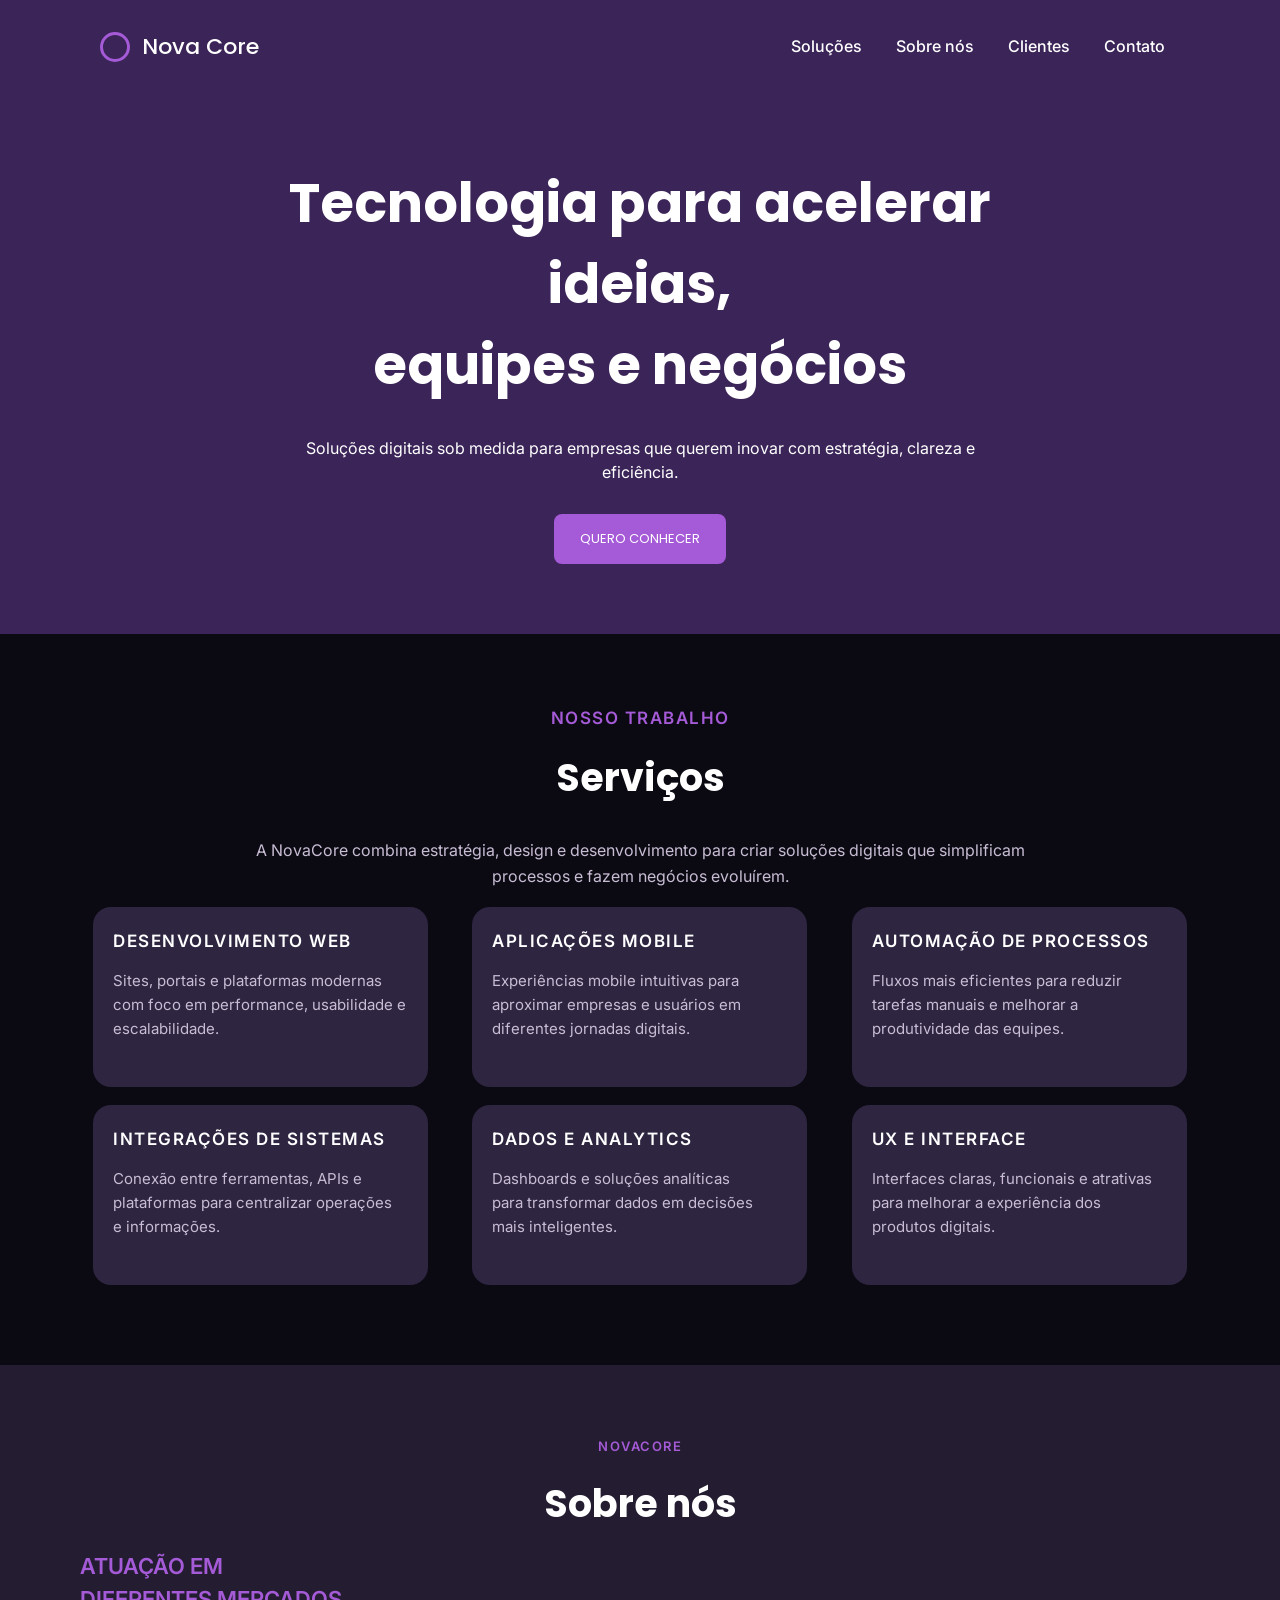
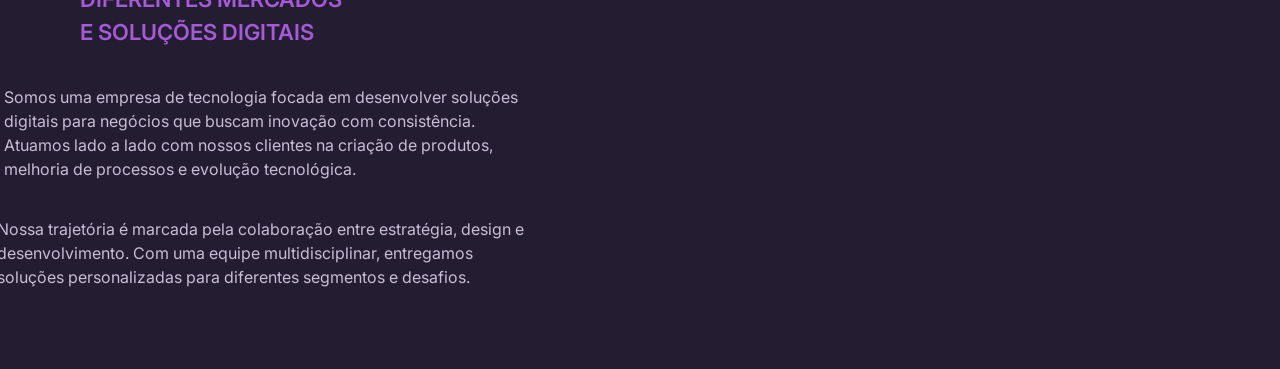
<file: exercicio1/index.html>
<!DOCTYPE html>
<html lang="pt-bt">
<head>
    <meta charset="UTF-8">
    <meta name="viewport" content="width=device-width, initial-scale=1.0">
    <link rel="stylesheet" href="reset.css">
    <link rel="stylesheet" href="style.css">
    <title>Exercício 1 - Front End</title>
</head>
<body>
   <header id="header">
            <div id="marca">
                <div id="circulo"></div>
                <h1>Nova Core</h1>
            </div>
            <nav>
                <a href="#servicos">Soluções</a>
                <a href="#sobre">Sobre nós</a>
                <a href="#clientes">Clientes</a>
                <a href="#contato">Contato</a>
            </nav>
   </header>

   <main>
        <div id="pag-inicial">
                <h1>Tecnologia para acelerar<br> ideias,<br> equipes e negócios</h1>
                <h2>Soluções digitais sob medida para empresas que querem inovar com estratégia, clareza e <br>eficiência.</h2>
                <button>Quero conhecer</button>
        </div>

        <div id="servicos">
            <h2>Nosso trabalho</h2>
            <h1>Serviços</h1>
            <p id="text">A NovaCore combina estratégia, design e desenvolvimento para criar soluções digitais que simplificam processos e fazem negócios evoluírem.</p>

            <div class="box">
                <h2>Desenvolvimento web</h2>
                    <p>Sites, portais e plataformas modernas com foco em performance, usabilidade e escalabilidade.</p>
            </div>

            <div class="box">
                <h2>Aplicações mobile</h2>
                    <p>Experiências mobile intuitivas para aproximar empresas e usuários em diferentes jornadas digitais.</p>
            </div>

            <div class="box">
                <h2>Automação de processos</h2>
                    <p>Fluxos mais eficientes para reduzir tarefas manuais e melhorar a produtividade das equipes.</p>
            </div>

            <div class="box">
                <h2>Integrações de sistemas</h2>
                    <p>Conexão entre ferramentas, APIs e plataformas para centralizar operações e informações.</p>
            </div>

            <div class="box">
                <h2>Dados e analytics</h2>
                    <p>Dashboards e soluções analíticas para transformar dados em decisões mais inteligentes.</p>
            </div>

            <div class="box">
                <h2>UX e interface</h2>
                    <p>Interfaces claras, funcionais e atrativas para melhorar a experiência dos produtos digitais.</p>
            </div>
        </div>

        <div id="sobre">
            <h3>NovaCore</h3>
            <h1>Sobre nós</h1>

            <h2>ATUAÇÃO EM DIFERENTES MERCADOS E SOLUÇÕES DIGITAIS</h2>
            <p id="text1">Somos uma empresa de tecnologia focada em desenvolver soluções<br>digitais para negócios que buscam inovação com consistência.<br>Atuamos lado a lado com nossos clientes na criação de produtos,<br> melhoria de processos e evolução tecnológica.</p>
            <p id="text2">Nossa trajetória é marcada pela colaboração entre estratégia, design e<br>desenvolvimento. Com uma equipe multidisciplinar, entregamos<br> soluções personalizadas para diferentes segmentos e desafios.</p>
        </div>
    </main>
</body>
</html>
</file>
<file: exercicio1/style.css>
/* Aula dia 15/9 */

@import url('https://fonts.googleapis.com/css2?family=Poppins:ital,wght@0,100;0,200;0,300;0,400;0,500;0,600;0,700;0,800;0,900;1,100;1,200;1,300;1,400;1,500;1,600;1,700;1,800;1,900&display=swap');
@import url('https://fonts.googleapis.com/css2?family=Inter:ital,opsz,wght@0,14..32,100..900;1,14..32,100..900&family=Poppins:ital,wght@0,100;0,200;0,300;0,400;0,500;0,600;0,700;0,800;0,900;1,100;1,200;1,300;1,400;1,500;1,600;1,700;1,800;1,900&display=swap');

:root{
    --cor-principal: #3B2458;
    --cor-secundaria: #0B0A12;
    --font-titulo: 'Poppins', 'Arial';
    --font-corpo: 'Inter', 'Arial';
    --color-terciaria: #A55AD7;
    --color-texto: white;
    --color-texto-secundario: #C8BDD4;
    --color-box: #2E2540;
    --color-sobre: #241D31;
}

#header {
    display: flex;
    padding: 30px 100px;
    justify-content: space-between;
    align-items: center;
    background-color: var(--cor-principal);

    #circulo {
        border: solid 3px var(--color-terciaria);
        border-radius: 50%;
        width: 30px;
        height: 30px;
    }

    #marca {
        display: flex;
        align-items: center;
        gap: 12px;

        h1 {
                font-weight: 500;
                font-size: 22px;
            }
    }

    h1 {
        font-family: var(--font-titulo);
        font-weight: 700;
        color: var(--color-texto);
    }

    nav a {
        text-decoration: none;
        color: var(--color-texto);
        font-family: var(--font-corpo);
        font-weight: 500;
        padding: 15px;
    }
}

#pag-inicial {
    display: flex;
    flex-direction: column;
    align-items: center;
    justify-content: center;
    text-align: center;
    padding: 70px 120px;
    gap: 30px;
    background-color: var(--cor-principal);

    h1 {
        font-size: 54px;
        font-family: var(--font-titulo);
        font-weight: 700;
        color: var(--color-texto);
    }

    h2 {
        font-family: var(--font-corpo);
        font-weight: 400;
        font-size: 16px;
        color: var(--color-texto);
    }
    
    button {
        font-family: var(--font-titulo);
        font-size: 13px;
        color: var(--color-texto);
        background-color: var(--color-terciaria);
        border-radius: 8px;
        border: none;
        text-transform: uppercase;
        padding: 15px 26px 15px 26px;
        cursor: pointer;
    }
}

#servicos {
    background-color: var(--cor-secundaria);
    color: var(--color-texto);
    padding: 72px 80px 80px;
    display: grid;
    grid-template-columns: repeat(3, minmax(220px, 1fr));
    gap: 18px;
    justify-items: center;
    align-items: start;
    width: 100%;

    h1 {
        font-family: var(--font-titulo);
        font-size: 38px;
        font-weight: 700;
        text-align: center;
        grid-column: 1 / -1;
    }

    h2 {
        font-family: var(--font-corpo);
        color: var(--color-terciaria);
        font-size: 17px;
        font-weight: 600;
        text-transform: uppercase;
        text-align: center;
        letter-spacing: 1.5px;
        grid-column: 1 / -1;
    }

    #text {
        font-family: var(--font-corpo);
        color: var(--color-texto-secundario);
        font-weight: 400;
        font-size: 16px;
        text-align: center;
        width: min(100%, 800px);
        grid-column: 1 / -1;
    }

    .box {
        background-color: var(--color-box);
        border-radius: 18px;
        padding: 22px 20px;
        width: 100%;
        max-width: 335px;
        min-height: 180px;

        h2 {
            text-align: start;
            color: var(--color-texto);
            font-size: 17px;
            grid-column: auto;
        }
    }

    p{
        color: var(--color-texto-secundario);
        font-family: var(--font-corpo);
        font-size: 15px;
        align-items: start;
        padding-top: 14px;
        line-height: 1.6;
    }
}

#sobre {
    background-color: var(--color-sobre);
    color: var(--color-texto);
    padding: 72px 80px 80px;
    display: grid;
    grid-template-columns: repeat(3, minmax(220px, 1fr));
    grid-template-rows: auto auto auto auto auto;
    gap: 18px;
    justify-items: center;
    align-items: start;
    width: 100%;

    h1 {
        font-family: var(--font-titulo);
        font-size: 38px;
        font-weight: 700;
        text-align: center;
        grid-column: 1 / -1;
        grid-row: 2;
    }

    h3 {
        font-family: var(--font-corpo);
        color: var(--color-terciaria);
        font-size: 13px;
        font-weight: 600;
        text-transform: uppercase;
        text-align: center;
        letter-spacing: 1.5px;
        grid-column: 1 / -1;
        grid-row: 1;
    }

    h2 {
        text-align: start;
        color: var(--color-terciaria);
        font-family: var(--font-corpo);
        font-size: 22px;
        font-weight: 600;
        grid-row: 3;
    }

    p{
        color: var(--color-texto-secundario);
        font-family: var(--font-corpo);
        font-size: 16px;
        align-items: start;
        padding-top: 18px;
    }

    #text1 {
        grid-column: 1/ 2;
        grid-row: 4;
        white-space: nowrap;
    }

    #text2 {
        grid-column: 1;
        grid-row: 5;
        white-space: nowrap;
    }
}
</file>
